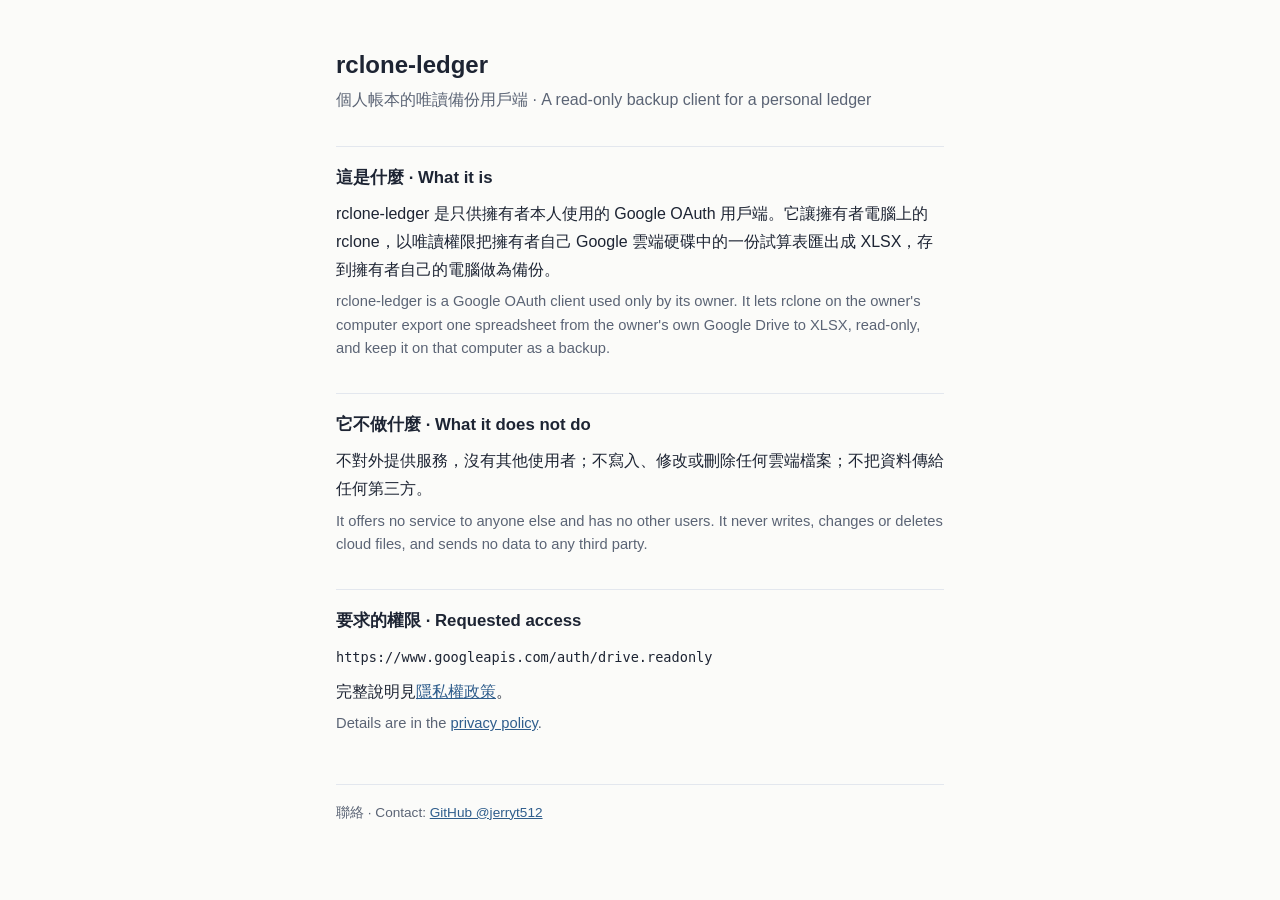
<file: index.html>
<!doctype html>
<html lang="zh-Hant-TW">
<head>
<meta charset="utf-8">
<meta name="viewport" content="width=device-width, initial-scale=1">
<meta name="robots" content="noindex">
<title>rclone-ledger</title>
<link rel="stylesheet" href="style.css">
</head>
<body>
<main>
  <h1>rclone-ledger</h1>
  <p class="lede">個人帳本的唯讀備份用戶端 · A read-only backup client for a personal ledger</p>

  <h2>這是什麼 · What it is</h2>
  <p>rclone-ledger 是只供擁有者本人使用的 Google OAuth 用戶端。它讓擁有者電腦上的 rclone，以唯讀權限把擁有者自己 Google 雲端硬碟中的一份試算表匯出成 XLSX，存到擁有者自己的電腦做為備份。</p>
  <p lang="en">rclone-ledger is a Google OAuth client used only by its owner. It lets rclone on the owner's computer export one spreadsheet from the owner's own Google Drive to XLSX, read-only, and keep it on that computer as a backup.</p>

  <h2>它不做什麼 · What it does not do</h2>
  <p>不對外提供服務，沒有其他使用者；不寫入、修改或刪除任何雲端檔案；不把資料傳給任何第三方。</p>
  <p lang="en">It offers no service to anyone else and has no other users. It never writes, changes or deletes cloud files, and sends no data to any third party.</p>

  <h2>要求的權限 · Requested access</h2>
  <p><code>https://www.googleapis.com/auth/drive.readonly</code></p>
  <p>完整說明見<a href="privacy.html">隱私權政策</a>。</p>
  <p lang="en">Details are in the <a href="privacy.html">privacy policy</a>.</p>

  <footer>
    聯絡 · Contact: <a href="https://github.com/jerryt512/rclone-ledger-oauth/issues">GitHub @jerryt512</a>
  </footer>
</main>
</body>
</html>
</file>
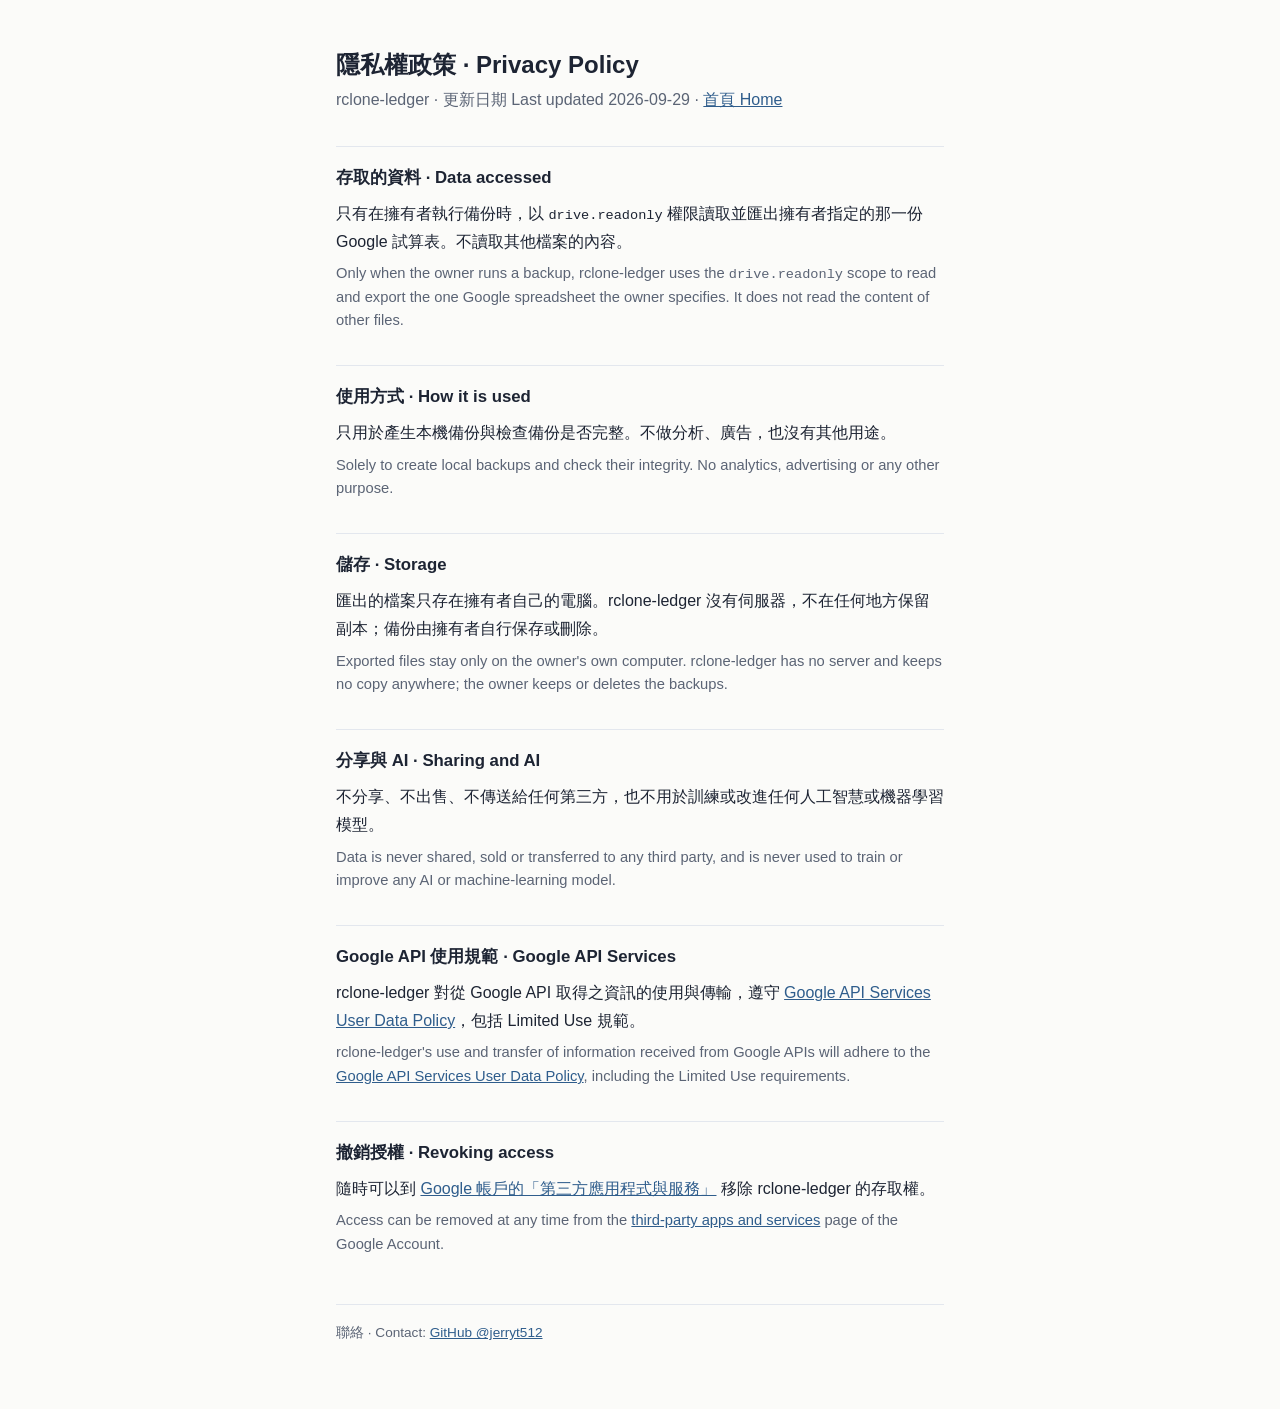
<file: privacy.html>
<!doctype html>
<html lang="zh-Hant-TW">
<head>
<meta charset="utf-8">
<meta name="viewport" content="width=device-width, initial-scale=1">
<meta name="robots" content="noindex">
<title>rclone-ledger 隱私權政策 · Privacy Policy</title>
<link rel="stylesheet" href="style.css">
</head>
<body>
<main>
  <h1>隱私權政策 · Privacy Policy</h1>
  <p class="lede">rclone-ledger · 更新日期 Last updated <span class="nw">2026-09-29</span> · <a href="./">首頁 Home</a></p>

  <h2>存取的資料 · Data accessed</h2>
  <p>只有在擁有者執行備份時，以 <code>drive.readonly</code> 權限讀取並匯出擁有者指定的那一份 Google 試算表。不讀取其他檔案的內容。</p>
  <p lang="en">Only when the owner runs a backup, rclone-ledger uses the <code>drive.readonly</code> scope to read and export the one Google spreadsheet the owner specifies. It does not read the content of other files.</p>

  <h2>使用方式 · How it is used</h2>
  <p>只用於產生本機備份與檢查備份是否完整。不做分析、廣告，也沒有其他用途。</p>
  <p lang="en">Solely to create local backups and check their integrity. No analytics, advertising or any other purpose.</p>

  <h2>儲存 · Storage</h2>
  <p>匯出的檔案只存在擁有者自己的電腦。rclone-ledger 沒有伺服器，不在任何地方保留副本；備份由擁有者自行保存或刪除。</p>
  <p lang="en">Exported files stay only on the owner's own computer. rclone-ledger has no server and keeps no copy anywhere; the owner keeps or deletes the backups.</p>

  <h2>分享與 AI · Sharing and AI</h2>
  <p>不分享、不出售、不傳送給任何第三方，也不用於訓練或改進任何人工智慧或機器學習模型。</p>
  <p lang="en">Data is never shared, sold or transferred to any third party, and is never used to train or improve any AI or machine-learning model.</p>

  <h2>Google API 使用規範 · Google API Services</h2>
  <p>rclone-ledger 對從 Google API 取得之資訊的使用與傳輸，遵守 <a href="https://developers.google.com/terms/api-services-user-data-policy">Google API Services User Data Policy</a>，包括 Limited Use 規範。</p>
  <p lang="en">rclone-ledger's use and transfer of information received from Google APIs will adhere to the <a href="https://developers.google.com/terms/api-services-user-data-policy">Google API Services User Data Policy</a>, including the Limited Use requirements.</p>

  <h2>撤銷授權 · Revoking access</h2>
  <p>隨時可以到 <a href="https://myaccount.google.com/connections">Google 帳戶的「第三方應用程式與服務」</a> 移除 rclone-ledger 的存取權。</p>
  <p lang="en">Access can be removed at any time from the <a href="https://myaccount.google.com/connections">third-party apps and services</a> page of the Google Account.</p>

  <footer>
    聯絡 · Contact: <a href="https://github.com/jerryt512/rclone-ledger-oauth/issues">GitHub @jerryt512</a>
  </footer>
</main>
</body>
</html>
</file>
<file: style.css>
:root {
  --ink: #1d2433; --muted: #5b6475; --line: #e3e7ee; --bg: #fbfbf9; --accent: #2f5d8c;
  color-scheme: light dark;
}
@media (prefers-color-scheme: dark) {
  :root { --ink: #e6e9ef; --muted: #a2abbb; --line: #2c3340; --bg: #14171c; --accent: #8fb3dd; }
}
* { box-sizing: border-box; }
body {
  margin: 0; background: var(--bg); color: var(--ink);
  font: 16px/1.75 -apple-system, BlinkMacSystemFont, "PingFang TC", "Noto Sans TC", "Microsoft JhengHei", "Segoe UI", sans-serif;
}
main { max-width: 40rem; margin: 0 auto; padding: 3rem 1rem 4rem; }
h1 { font-size: 1.5rem; line-height: 1.4; margin: 0; }
.lede { color: var(--muted); margin: .25rem 0 2rem; }
h2 { font-size: 1.05rem; margin: 2rem 0 .5rem; padding-top: 1rem; border-top: 1px solid var(--line); }
p, li { margin: .4rem 0; }
ul { padding-left: 1.2rem; }
[lang="en"] { color: var(--muted); font-size: .92rem; line-height: 1.6; }
code { font: .85rem/1.5 ui-monospace, SFMono-Regular, Menlo, monospace; overflow-wrap: anywhere; }
a { color: var(--accent); }
footer { margin-top: 3rem; padding-top: 1rem; border-top: 1px solid var(--line); color: var(--muted); font-size: .85rem; }
.nw { white-space: nowrap; }
</file>
